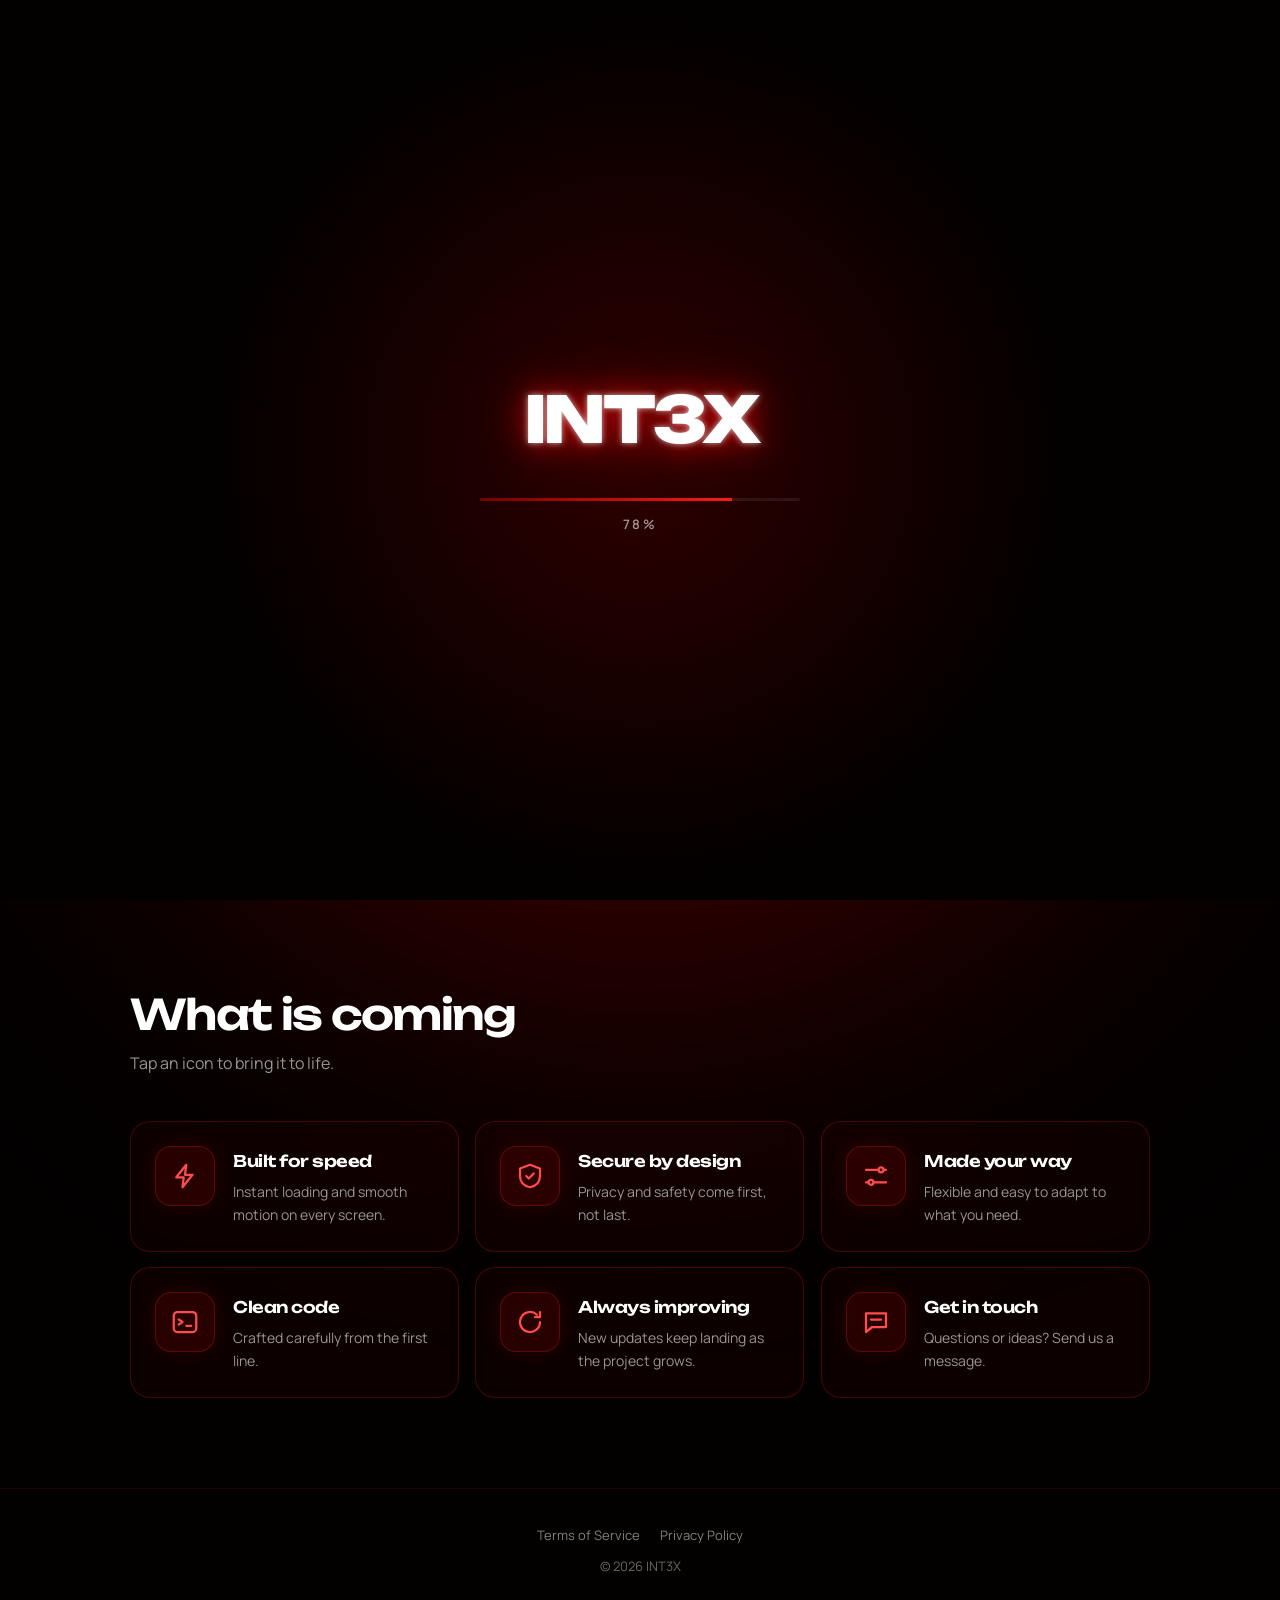
<file: index.html>
<!DOCTYPE html>
<html lang="en"><head><meta charset="UTF-8"><meta name="viewport" content="width=device-width,initial-scale=1">
<title>INT3X — Coming Soon</title>
<meta name="description" content="INT3X — something powerful is being built. Coming soon.">
<meta name="theme-color" content="#030000">
<link rel="preconnect" href="https://fonts.googleapis.com"><link rel="preconnect" href="https://fonts.gstatic.com" crossorigin><link rel="stylesheet" href="https://fonts.googleapis.com/css2?family=Manrope:wght@400;600;800&family=Unbounded:wght@600;800&display=swap"><link rel="stylesheet" href="assets/style.css">
<script>try{if(sessionStorage.i3)document.documentElement.className="seen"}catch(e){}</script><noscript><style>#loader{display:none}.rv{opacity:1;transform:none;filter:none}</style></noscript>
</head><body>
<div id="loader"><div class="l-in"><div class="l-logo">INT3X</div><div class="l-bar"><i id="lb"></i></div><div class="l-pct" id="lp">0%</div></div></div>
<div class="bg"></div><div class="spot" id="spot"></div><div id="particles"></div>
<header class="nav" id="nav"><a class="logo" href="index.html">INT3X</a><nav class="links"><a href="index.html#top">Home</a><a href="index.html#features">Features</a><button class="btn" data-open>Send a message</button></nav></header>
<main id="top">
<div class="hero">
<div class="status rv" style="--i:0"><span class="dot"></span>System Under Development</div>
<h1 class="rv" style="--i:1" data-t="Coming Soon" id="ttl">Coming Soon</h1>
<p class="lead rv" style="--i:2">Something powerful is being built</p>
<div class="cta rv" style="--i:3"><a class="btn" href="#features">Explore</a><button class="btn ghost" data-open>Send message</button></div>
</div>
<section id="features"><div class="wrap">
<h2>What is coming</h2>
<p class="sub">Tap an icon to bring it to life.</p>
<div class="grid">
<button class="tile" data-fx="bolt"><span class="ico"><svg viewBox="0 0 24 24"><path d="M13 3L5 13h6l-1 8 8-10h-6z"/></svg></span><span><h3>Built for speed</h3><p>Instant loading and smooth motion on every screen.</p></span></button>
<button class="tile" data-fx="shield"><span class="ico"><svg viewBox="0 0 24 24"><path d="M12 3l8 3v6c0 5-3.5 8-8 9-4.5-1-8-4-8-9V6z"/><path d="M9 12l2 2 4-4"/></svg></span><span><h3>Secure by design</h3><p>Privacy and safety come first, not last.</p></span></button>
<button class="tile" data-fx="sliders"><span class="ico"><svg viewBox="0 0 24 24"><path d="M4 7h10M18 7h2M4 17h2M10 17h10"/><circle cx="16" cy="7" r="2"/><circle cx="8" cy="17" r="2"/></svg></span><span><h3>Made your way</h3><p>Flexible and easy to adapt to what you need.</p></span></button>
<button class="tile" data-fx="term"><span class="ico"><svg viewBox="0 0 24 24"><rect x="3" y="4" width="18" height="16" rx="3"/><path d="M7 10l3 2-3 2M13 15h4"/></svg></span><span><h3>Clean code</h3><p>Crafted carefully from the first line.</p></span></button>
<button class="tile" data-fx="logs"><span class="ico"><svg viewBox="0 0 24 24"><path d="M20 12a8 8 0 1 1-2.5-5.8"/><path d="M20 4v4h-4"/></svg></span><span><h3>Always improving</h3><p>New updates keep landing as the project grows.</p></span></button>
<button class="tile" data-fx="chat" data-open-after><span class="ico"><svg viewBox="0 0 24 24"><path d="M4 5h16v11H9l-5 4z"/><path d="M8 10h8"/></svg></span><span><h3>Get in touch</h3><p>Questions or ideas? Send us a message.</p></span></button>
</div></div></section>
</main>
<footer><nav><a href="terms.html">Terms of Service</a><a href="privacy.html">Privacy Policy</a></nav>© 2026 INT3X</footer>
<div class="modal" id="modal" role="dialog" aria-modal="true" aria-labelledby="mt"><div class="card">
<button class="x" id="close" aria-label="Close">×</button>
<h2 id="mt">Send a message</h2><p class="sub">Write your message and send it directly.</p>
<label for="u">Name</label><input id="u" maxlength="50" placeholder="Your name">
<label for="m">Message</label><textarea id="m" maxlength="1000" placeholder="Your message"></textarea>
<button class="btn" id="send">Send message</button><div class="result" id="res" role="status"></div>
</div></div>
<script src="assets/app.js"></script>
</body></html>
</file>
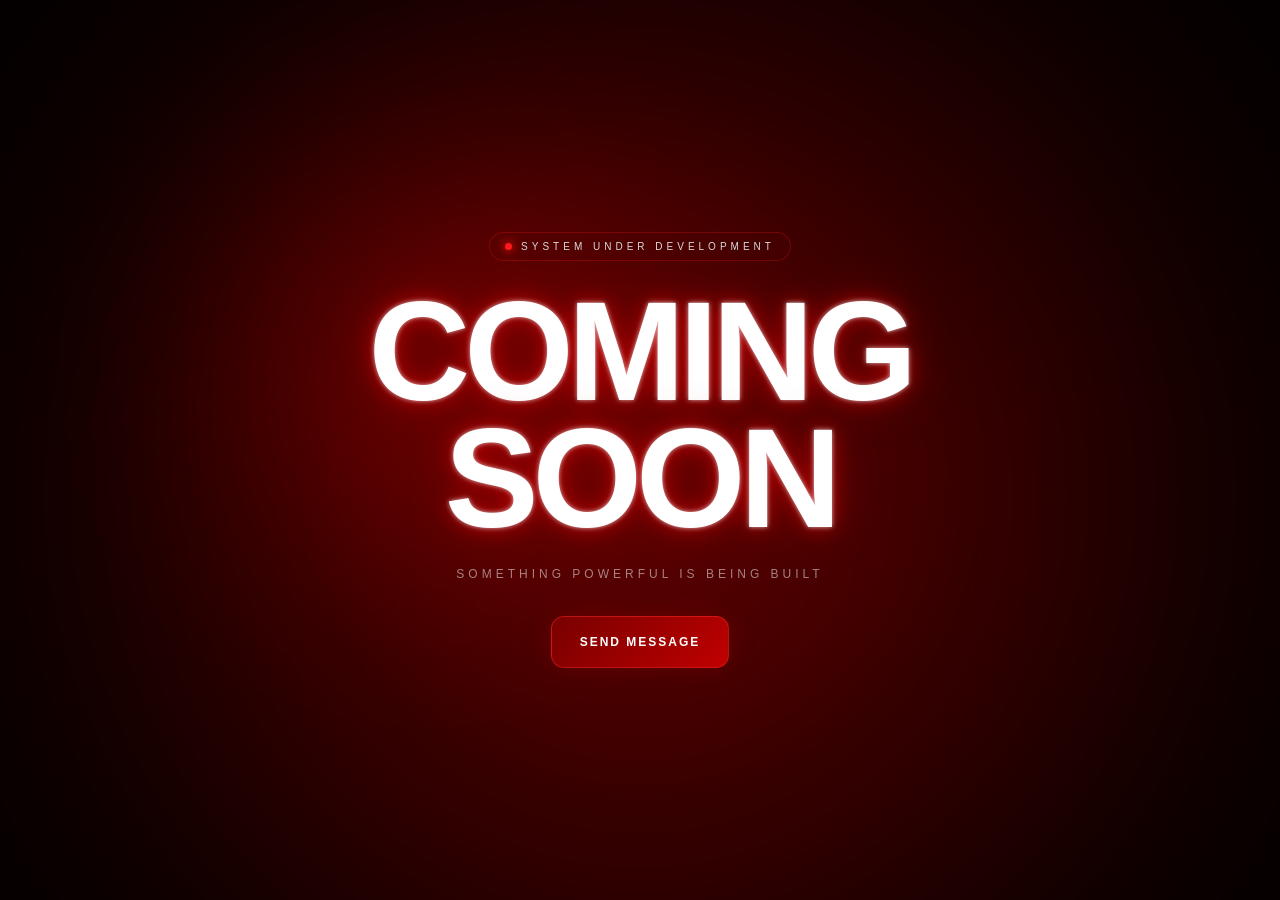
<file: Index.html>
<!DOCTYPE html>
<html lang="en">
<head>
  <meta charset="UTF-8">
  <meta name="viewport" content="width=device-width, initial-scale=1.0">

  <title>Coming Soon</title>

  <style>
    * {
      margin: 0;
      padding: 0;
      box-sizing: border-box;
    }

    :root {
      --red: #b00000;
      --bright-red: #ff1a1a;
      --dark: #030000;
    }

    body {
      min-height: 100vh;
      overflow: hidden;
      background: #030000;
      color: white;
      font-family: Arial, Helvetica, sans-serif;
    }

    /* =========================
       BACKGROUND
    ========================== */

    .background {
      position: fixed;
      inset: 0;
      overflow: hidden;

      background:
        radial-gradient(
          circle at 50% 50%,
          rgba(130, 0, 0, .3),
          transparent 45%
        ),
        #030000;
    }

    .background::before {
      content: "";

      position: absolute;

      width: 90vw;
      height: 90vw;

      max-width: 1000px;
      max-height: 1000px;

      left: 50%;
      top: 55%;

      transform: translate(-50%, -50%);

      background: rgba(150, 0, 0, .45);

      filter: blur(150px);

      border-radius: 50%;

      animation: pulse 5s ease-in-out infinite;
    }

    .background::after {
      content: "";

      position: absolute;

      width: 350px;
      height: 350px;

      background: rgba(255, 0, 0, .25);

      filter: blur(120px);

      border-radius: 50%;

      left: 20%;
      top: 20%;

      animation: moveGlow 12s ease-in-out infinite alternate;
    }

    @keyframes pulse {

      0%, 100% {
        opacity: .55;
        transform:
          translate(-50%, -50%)
          scale(.9);
      }

      50% {
        opacity: .9;
        transform:
          translate(-50%, -50%)
          scale(1.1);
      }
    }

    @keyframes moveGlow {

      0% {
        transform: translate(0, 0);
      }

      50% {
        transform: translate(300px, 100px);
      }

      100% {
        transform: translate(-100px, 300px);
      }
    }


    /* =========================
       PARTICLES
    ========================== */

    .particles {
      position: fixed;
      inset: 0;

      pointer-events: none;

      z-index: 2;
    }

    .particle {
      position: absolute;

      width: 2px;
      height: 2px;

      border-radius: 50%;

      background: #ff2222;

      box-shadow:
        0 0 8px #ff0000;

      animation:
        float linear infinite;

      opacity: 0;
    }

    @keyframes float {

      0% {
        transform:
          translateY(110vh)
          scale(.5);

        opacity: 0;
      }

      10% {
        opacity: .7;
      }

      90% {
        opacity: .4;
      }

      100% {
        transform:
          translateY(-10vh)
          scale(1.5);

        opacity: 0;
      }
    }


    /* =========================
       MAIN CONTENT
    ========================== */

    .container {

      position: relative;

      z-index: 5;

      min-height: 100vh;

      display: flex;

      align-items: center;
      justify-content: center;

      text-align: center;

      padding: 20px;
    }

    .content {

      position: relative;

      width: 100%;

      max-width: 900px;

      padding: 40px 20px;
    }


    /* =========================
       STATUS
    ========================== */

    .status {

      display: inline-flex;

      align-items: center;

      gap: 9px;

      padding: 8px 15px;

      margin-bottom: 28px;

      border: 1px solid
        rgba(255, 30, 30, .25);

      border-radius: 100px;

      background:
        rgba(80, 0, 0, .18);

      backdrop-filter: blur(15px);

      color: #d9d9d9;

      font-size: 10px;

      letter-spacing: 4px;

      text-transform: uppercase;
    }

    .status-dot {

      width: 7px;
      height: 7px;

      border-radius: 50%;

      background: var(--bright-red);

      box-shadow:
        0 0 8px var(--bright-red),
        0 0 18px var(--bright-red);

      animation: blink 1.5s infinite;
    }

    @keyframes blink {

      0%, 100% {
        opacity: 1;
      }

      50% {
        opacity: .3;
      }
    }


    /* =========================
       TITLE
    ========================== */

    h1 {

      position: relative;

      font-size:
        clamp(55px, 11vw, 145px);

      line-height: .9;

      font-weight: 900;

      letter-spacing: -6px;

      text-transform: uppercase;

      color: white;

      text-shadow:
        0 0 5px rgba(255,255,255,.7),
        0 0 20px rgba(255,0,0,.55),
        0 0 45px rgba(180,0,0,.45);

      animation:
        titleGlow 4s ease-in-out infinite;
    }

    @keyframes titleGlow {

      0%, 100% {

        text-shadow:
          0 0 5px rgba(255,255,255,.7),
          0 0 20px rgba(255,0,0,.5),
          0 0 45px rgba(180,0,0,.4);
      }

      50% {

        text-shadow:
          0 0 8px rgba(255,255,255,.9),
          0 0 30px rgba(255,0,0,.8),
          0 0 75px rgba(180,0,0,.7);
      }
    }


    /* =========================
       SUBTITLE
    ========================== */

    .subtitle {

      margin-top: 25px;

      color:
        rgba(255,255,255,.5);

      font-size: 12px;

      letter-spacing: 4px;

      text-transform: uppercase;
    }


    /* =========================
       SEND MESSAGE BUTTON
    ========================== */

    .open-button {

      position: relative;

      margin-top: 35px;

      height: 52px;

      padding: 0 28px;

      border-radius: 13px;

      border:
        1px solid
        rgba(255,50,50,.4);

      background:
        linear-gradient(
          135deg,
          #780000,
          #c00000
        );

      color: white;

      font-size: 12px;

      font-weight: 800;

      letter-spacing: 2px;

      cursor: pointer;

      box-shadow:
        0 0 25px
        rgba(180,0,0,.25);

      transition:
        .25s ease;

      overflow: hidden;
    }

    .open-button:hover {

      transform:
        translateY(-3px);

      box-shadow:
        0 0 35px
        rgba(255,0,0,.4);
    }

    .open-button:active {

      transform:
        scale(.97);
    }


    /* =========================
       MODAL OVERLAY
    ========================== */

    .modal {

      position: fixed;

      inset: 0;

      z-index: 50;

      display: flex;

      align-items: center;
      justify-content: center;

      padding: 20px;

      background:
        rgba(0,0,0,.62);

      backdrop-filter:
        blur(15px);

      -webkit-backdrop-filter:
        blur(15px);

      opacity: 0;

      visibility: hidden;

      pointer-events: none;

      transition:
        opacity .3s ease,
        visibility .3s ease;
    }

    .modal.active {

      opacity: 1;

      visibility: visible;

      pointer-events: auto;
    }


    /* =========================
       MODAL CARD
    ========================== */

    .modal-card {

      position: relative;

      width: 100%;

      max-width: 460px;

      padding: 30px;

      border-radius: 23px;

      background:
        linear-gradient(
          145deg,
          rgba(55,0,0,.8),
          rgba(8,0,0,.9)
        );

      border:
        1px solid
        rgba(255,40,40,.25);

      backdrop-filter:
        blur(30px);

      -webkit-backdrop-filter:
        blur(30px);

      box-shadow:

        0 0 60px
        rgba(150,0,0,.25),

        0 25px 80px
        rgba(0,0,0,.6);

      transform:
        translateY(25px)
        scale(.96);

      transition:
        transform .35s ease;
    }

    .modal.active .modal-card {

      transform:
        translateY(0)
        scale(1);
    }


    /* =========================
       CLOSE BUTTON
    ========================== */

    .close-button {

      position: absolute;

      right: 15px;
      top: 15px;

      width: 35px;
      height: 35px;

      border-radius: 10px;

      border:
        1px solid
        rgba(255,255,255,.08);

      background:
        rgba(255,255,255,.04);

      color:
        rgba(255,255,255,.7);

      font-size: 20px;

      cursor: pointer;

      transition:
        .2s ease;
    }

    .close-button:hover {

      background:
        rgba(180,0,0,.3);

      color: white;

      border-color:
        rgba(255,50,50,.35);
    }


    /* =========================
       MODAL HEADER
    ========================== */

    .modal-icon {

      width: 52px;
      height: 52px;

      margin-bottom: 17px;

      display: flex;

      align-items: center;
      justify-content: center;

      border-radius: 15px;

      background:
        rgba(150,0,0,.2);

      border:
        1px solid
        rgba(255,40,40,.2);

      box-shadow:
        0 0 25px
        rgba(255,0,0,.15);

      font-size: 23px;
    }

    .modal-card h2 {

      font-size: 24px;

      margin-bottom: 8px;

      font-weight: 800;
    }

    .modal-description {

      color:
        rgba(255,255,255,.42);

      font-size: 12px;

      line-height: 1.6;

      margin-bottom: 24px;
    }


    /* =========================
       INPUTS
    ========================== */

    .input-group {

      text-align: left;

      margin-bottom: 15px;
    }

    .input-group label {

      display: block;

      margin-bottom: 7px;

      font-size: 9px;

      color:
        rgba(255,255,255,.4);

      letter-spacing: 2px;

      text-transform: uppercase;
    }

    input,
    textarea {

      width: 100%;

      border: 1px solid
        rgba(255,255,255,.08);

      outline: none;

      border-radius: 12px;

      background:
        rgba(0,0,0,.35);

      color: white;

      font-family: inherit;

      transition:
        .25s ease;
    }

    input {

      height: 47px;

      padding: 0 14px;
    }

    textarea {

      height: 110px;

      padding: 13px 14px;

      resize: none;
    }

    input::placeholder,
    textarea::placeholder {

      color:
        rgba(255,255,255,.2);
    }

    input:focus,
    textarea:focus {

      border-color:
        rgba(255,30,30,.5);

      box-shadow:
        0 0 20px
        rgba(180,0,0,.12);

      background:
        rgba(30,0,0,.4);
    }


    /* =========================
       SEND BUTTON
    ========================== */

    .send-button {

      width: 100%;

      height: 49px;

      margin-top: 4px;

      border-radius: 12px;

      border:
        1px solid
        rgba(255,60,60,.4);

      background:
        linear-gradient(
          135deg,
          #850000,
          #d00000
        );

      color: white;

      font-weight: 800;

      font-size: 11px;

      letter-spacing: 2px;

      cursor: pointer;

      transition:
        .25s ease;
    }

    .send-button:hover {

      transform:
        translateY(-2px);

      box-shadow:
        0 0 30px
        rgba(220,0,0,.35);
    }

    .send-button:active {

      transform:
        scale(.98);
    }


    /* =========================
       RESULT
    ========================== */

    .result {

      min-height: 18px;

      margin-top: 12px;

      font-size: 10px;

      color:
        rgba(255,255,255,.4);
    }

    .result.success {

      color:
        #ff5555;
    }

    .result.error {

      color:
        #ff2222;
    }


    /* =========================
       MOBILE
    ========================== */

    @media (max-width: 600px) {

      .content {
        padding: 30px 10px;
      }

      h1 {

        font-size:
          clamp(48px, 15vw, 80px);

        letter-spacing: -3px;
      }

      .subtitle {

        font-size: 9px;

        letter-spacing: 3px;
      }

      .modal {

        padding: 14px;
      }

      .modal-card {

        padding: 25px 20px;

        border-radius: 20px;
      }

      .modal-card h2 {

        font-size: 21px;
      }
    }
  </style>
</head>

<body>

  <!-- Background -->
  <div class="background"></div>

  <!-- Particles -->
  <div
    class="particles"
    id="particles">
  </div>


  <!-- Main -->
  <main class="container">

    <div class="content">

      <div class="status">

        <span class="status-dot"></span>

        System Under Development

      </div>


      <h1>
        Coming Soon
      </h1>


      <p class="subtitle">
        Something powerful is being built
      </p>


      <!-- Open Modal -->
      <button
        class="open-button"
        onclick="openModal()">

        SEND MESSAGE

      </button>

    </div>

  </main>


  <!-- =========================
       MESSAGE MODAL
  ========================== -->

  <div
    class="modal"
    id="messageModal">

    <div class="modal-card">

      <!-- Close -->
      <button
        class="close-button"
        onclick="closeModal()"
        aria-label="Close">

        ×

      </button>


      <div class="modal-icon">
        ✦
      </div>


      <h2>
        Send a Message
      </h2>


      <p class="modal-description">

        Write your message below and
        send it directly.

      </p>


      <!-- Name -->
      <div class="input-group">

        <label>
          Name
        </label>

        <input
          id="username"
          type="text"
          maxlength="50"
          placeholder="Enter your name...">

      </div>


      <!-- Message -->
      <div class="input-group">

        <label>
          Message
        </label>

        <textarea
          id="message"
          maxlength="2000"
          placeholder="Write your message..."></textarea>

      </div>


      <!-- Send -->
      <button
        class="send-button"
        id="sendButton"
        onclick="sendMessage()">

        SEND MESSAGE

      </button>


      <div
        class="result"
        id="result">
      </div>

    </div>

  </div>


  <script>

    /* =========================
       DISCORD WEBHOOK
    ========================== */

    const WEBHOOK_URL =
      "https://discord.com/api/webhooks/1543546231824060437/W3vfXNJwy_VuoDfwZE6RjoY0yQzBGPv7To9V8pWDhhdjG8tZEmErmSSdisGP8iDZ4FQU";


    /* =========================
       OPEN MODAL
    ========================== */

    function openModal() {

      const modal =
        document.getElementById(
          "messageModal"
        );

      modal.classList.add("active");

      document.body.style.overflow =
        "hidden";

      setTimeout(() => {

        document
          .getElementById("username")
          .focus();

      }, 300);
    }


    /* =========================
       CLOSE MODAL
    ========================== */

    function closeModal() {

      const modal =
        document.getElementById(
          "messageModal"
        );

      modal.classList.remove("active");

      document.body.style.overflow =
        "hidden";
    }


    /* =========================
       CLOSE BY CLICKING OUTSIDE
    ========================== */

    document
      .getElementById("messageModal")
      .addEventListener(
        "click",
        function(event) {

          if (
            event.target === this
          ) {

            closeModal();

          }

        }
      );


    /* =========================
       ESC TO CLOSE
    ========================== */

    document.addEventListener(
      "keydown",
      function(event) {

        if (
          event.key === "Escape"
        ) {

          closeModal();

        }

      }
    );


    /* =========================
       SEND DISCORD MESSAGE
    ========================== */

    async function sendMessage() {

      const username =
        document
          .getElementById("username")
          .value
          .trim();

      const message =
        document
          .getElementById("message")
          .value
          .trim();

      const button =
        document.getElementById(
          "sendButton"
        );

      const result =
        document.getElementById(
          "result"
        );


      if (!username) {

        result.className =
          "result error";

        result.textContent =
          "Please enter your name.";

        return;
      }


      if (!message) {

        result.className =
          "result error";

        result.textContent =
          "Please write a message.";

        return;
      }


      button.disabled = true;

      button.textContent =
        "SENDING...";


      result.className =
        "result";

      result.textContent =
        "";


      try {

        const response =
          await fetch(
            WEBHOOK_URL,
            {
              method: "POST",

              headers: {
                "Content-Type":
                  "application/json"
              },

              body: JSON.stringify({

                username:
                  "Website Messages",

                embeds: [

                  {

                    title:
                      "📩 New Message",

                    color:
                      9109504,

                    fields: [

                      {
                        name:
                          "👤 Name",

                        value:
                          username,

                        inline:
                          false
                      },

                      {
                        name:
                          "💬 Message",

                        value:
                          message,

                        inline:
                          false
                      }

                    ],

                    footer: {

                      text:
                        "Website Message System"

                    },

                    timestamp:
                      new Date()
                        .toISOString()

                  }

                ]

              })

            }
          );


        if (!response.ok) {

          throw new Error(
            "Request failed"
          );

        }


        result.className =
          "result success";

        result.textContent =
          "Message sent successfully.";


        document
          .getElementById("username")
          .value = "";

        document
          .getElementById("message")
          .value = "";


        setTimeout(() => {

          closeModal();

        }, 1200);


      } catch (error) {

        result.className =
          "result error";

        result.textContent =
          "Failed to send message.";

      }


      button.disabled = false;

      button.textContent =
        "SEND MESSAGE";
    }


    /* =========================
       PARTICLES
    ========================== */

    const particles =
      document.getElementById(
        "particles"
      );

    const particleCount =
      window.innerWidth < 600
        ? 35
        : 70;


    for (
      let i = 0;
      i < particleCount;
      i++
    ) {

      const particle =
        document.createElement(
          "span"
        );

      particle.className =
        "particle";

      particle.style.left =
        Math.random() * 100 + "%";

      particle.style.animationDuration =
        (5 + Math.random() * 10)
        + "s";

      particle.style.animationDelay =
        Math.random() * 10 + "s";

      const size =
        1 + Math.random() * 3;

      particle.style.width =
        size + "px";

      particle.style.height =
        size + "px";

      particles.appendChild(
        particle
      );
    }

  </script>

</body>
  </html>
</file>
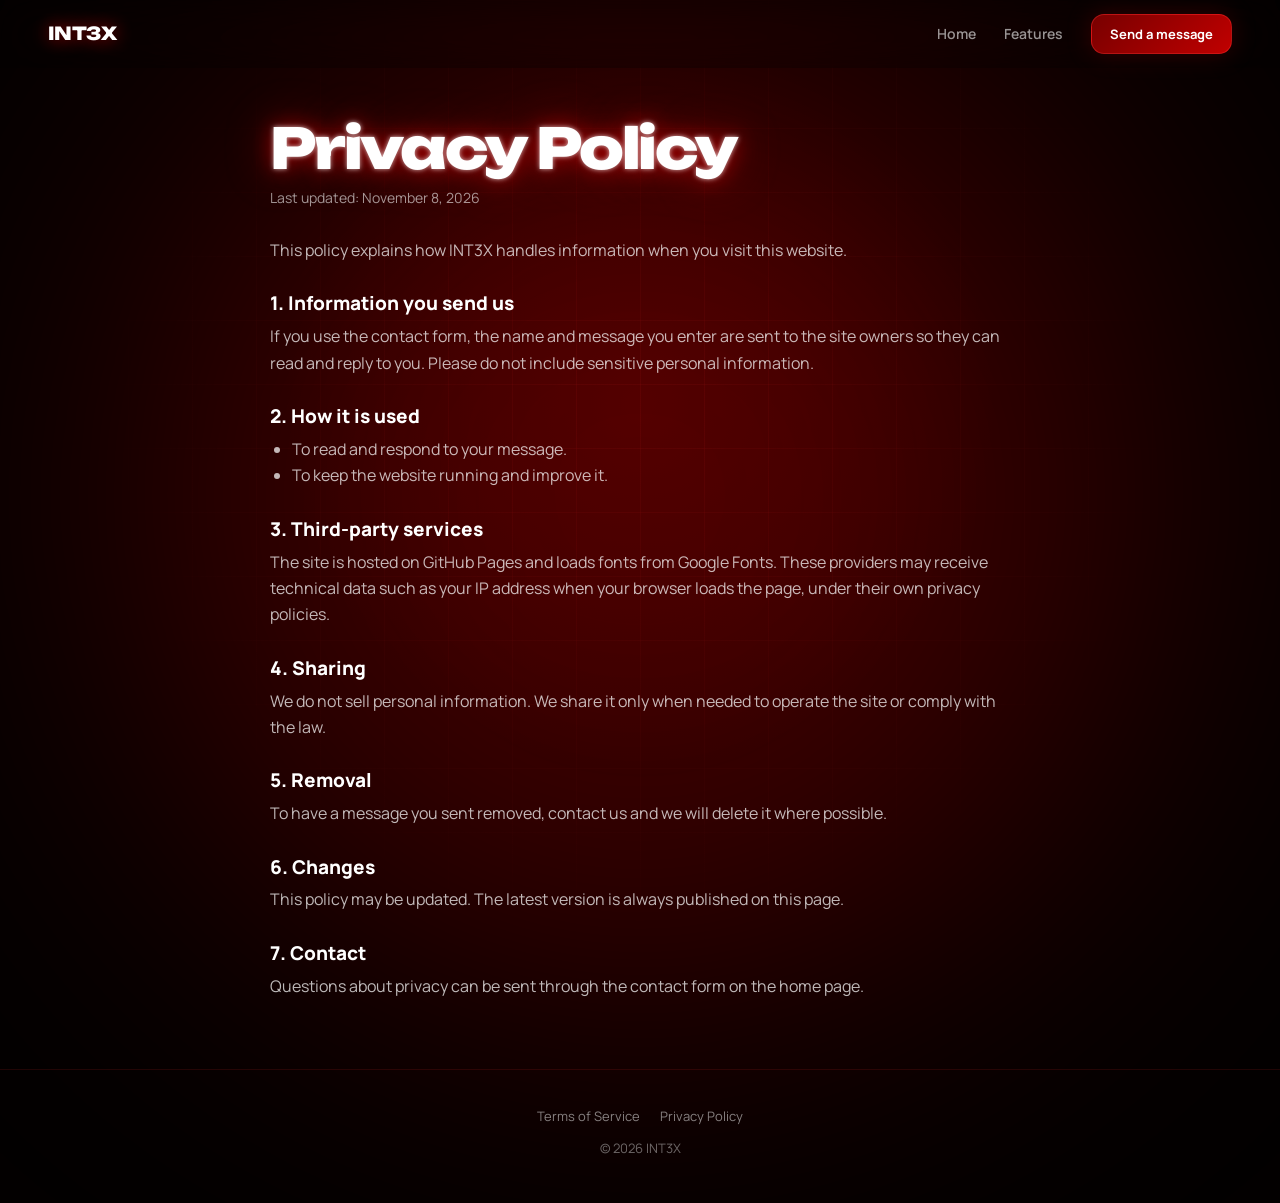
<file: privacy.html>
<!DOCTYPE html>
<html lang="en"><head><meta charset="UTF-8"><meta name="viewport" content="width=device-width,initial-scale=1">
<title>INT3X — Privacy Policy</title>
<link rel="preconnect" href="https://fonts.googleapis.com"><link rel="preconnect" href="https://fonts.gstatic.com" crossorigin><link rel="stylesheet" href="https://fonts.googleapis.com/css2?family=Manrope:wght@400;600;800&family=Unbounded:wght@600;800&display=swap"><link rel="stylesheet" href="assets/style.css">
</head><body>
<div class="bg"></div>
<header class="nav" id="nav"><a class="logo" href="index.html">INT3X</a><nav class="links"><a href="index.html#top">Home</a><a href="index.html#features">Features</a><button class="btn" data-open>Send a message</button></nav></header>
<main class="doc"><h1>Privacy Policy</h1><div class="upd">Last updated: November 8, 2026</div>
<p>This policy explains how INT3X handles information when you visit this website.</p>
<h2>1. Information you send us</h2><p>If you use the contact form, the name and message you enter are sent to the site owners so they can read and reply to you. Please do not include sensitive personal information.</p>
<h2>2. How it is used</h2><ul><li>To read and respond to your message.</li><li>To keep the website running and improve it.</li></ul>
<h2>3. Third-party services</h2><p>The site is hosted on GitHub Pages and loads fonts from Google Fonts. These providers may receive technical data such as your IP address when your browser loads the page, under their own privacy policies.</p>
<h2>4. Sharing</h2><p>We do not sell personal information. We share it only when needed to operate the site or comply with the law.</p>
<h2>5. Removal</h2><p>To have a message you sent removed, contact us and we will delete it where possible.</p>
<h2>6. Changes</h2><p>This policy may be updated. The latest version is always published on this page.</p>
<h2>7. Contact</h2><p>Questions about privacy can be sent through the contact form on the home page.</p>
</main>
<footer><nav><a href="terms.html">Terms of Service</a><a href="privacy.html">Privacy Policy</a></nav>© 2026 INT3X</footer>
<script src="assets/app.js"></script>
</body></html>
</file>
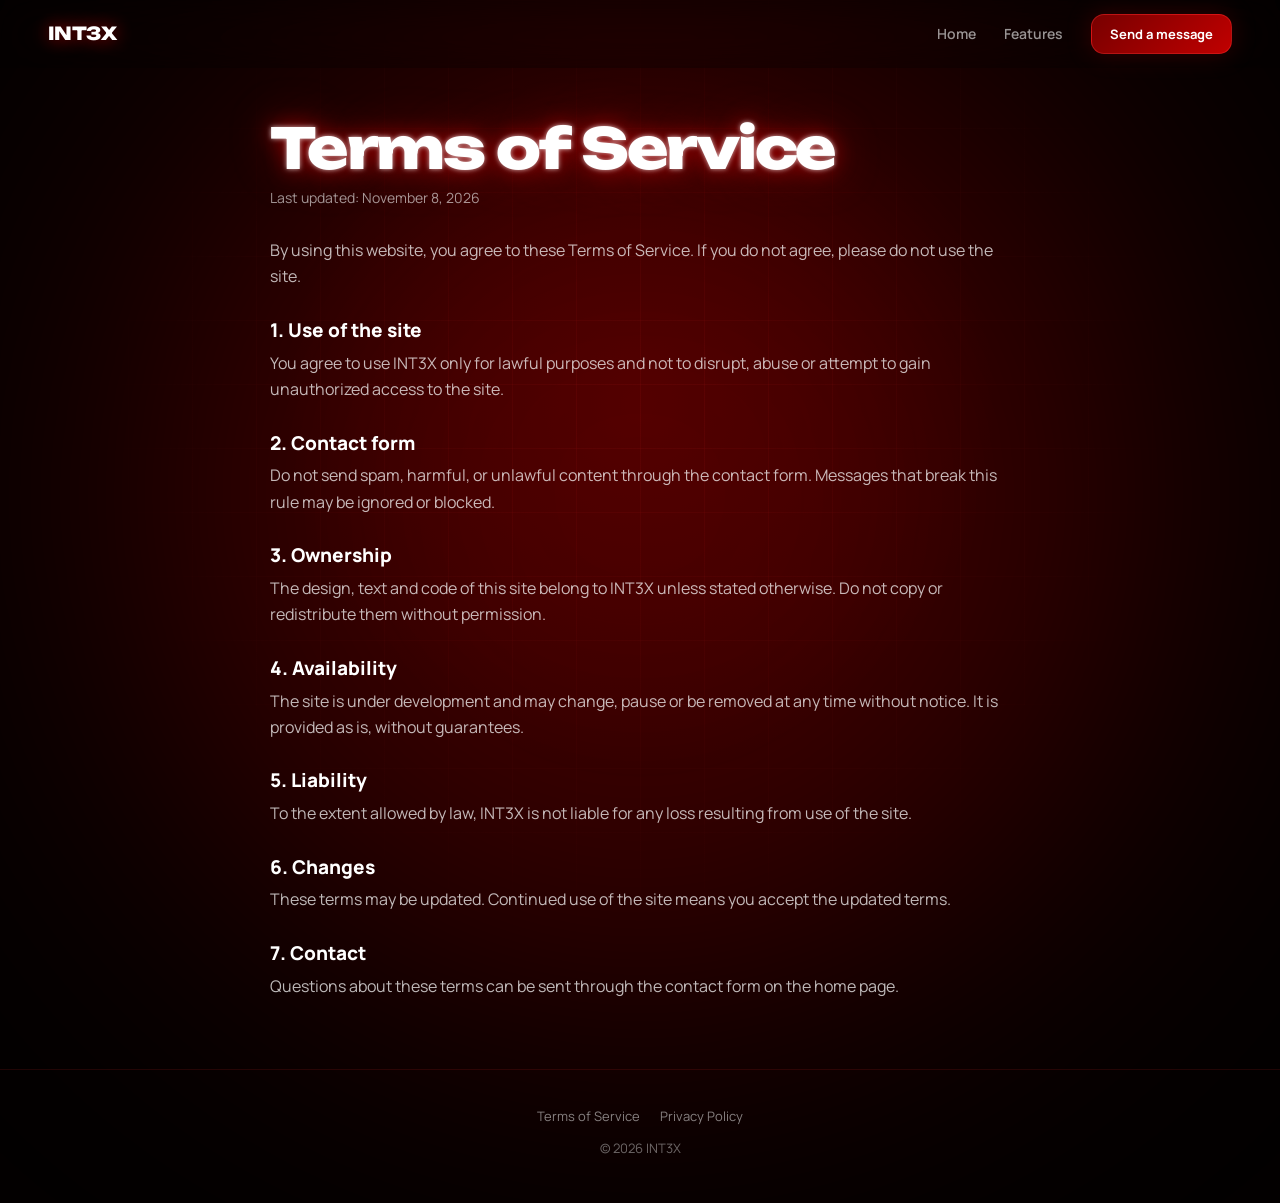
<file: terms.html>
<!DOCTYPE html>
<html lang="en"><head><meta charset="UTF-8"><meta name="viewport" content="width=device-width,initial-scale=1">
<title>INT3X — Terms of Service</title>
<link rel="preconnect" href="https://fonts.googleapis.com"><link rel="preconnect" href="https://fonts.gstatic.com" crossorigin><link rel="stylesheet" href="https://fonts.googleapis.com/css2?family=Manrope:wght@400;600;800&family=Unbounded:wght@600;800&display=swap"><link rel="stylesheet" href="assets/style.css">
</head><body>
<div class="bg"></div>
<header class="nav" id="nav"><a class="logo" href="index.html">INT3X</a><nav class="links"><a href="index.html#top">Home</a><a href="index.html#features">Features</a><button class="btn" data-open>Send a message</button></nav></header>
<main class="doc"><h1>Terms of Service</h1><div class="upd">Last updated: November 8, 2026</div>
<p>By using this website, you agree to these Terms of Service. If you do not agree, please do not use the site.</p>
<h2>1. Use of the site</h2><p>You agree to use INT3X only for lawful purposes and not to disrupt, abuse or attempt to gain unauthorized access to the site.</p>
<h2>2. Contact form</h2><p>Do not send spam, harmful, or unlawful content through the contact form. Messages that break this rule may be ignored or blocked.</p>
<h2>3. Ownership</h2><p>The design, text and code of this site belong to INT3X unless stated otherwise. Do not copy or redistribute them without permission.</p>
<h2>4. Availability</h2><p>The site is under development and may change, pause or be removed at any time without notice. It is provided as is, without guarantees.</p>
<h2>5. Liability</h2><p>To the extent allowed by law, INT3X is not liable for any loss resulting from use of the site.</p>
<h2>6. Changes</h2><p>These terms may be updated. Continued use of the site means you accept the updated terms.</p>
<h2>7. Contact</h2><p>Questions about these terms can be sent through the contact form on the home page.</p>
</main>
<footer><nav><a href="terms.html">Terms of Service</a><a href="privacy.html">Privacy Policy</a></nav>© 2026 INT3X</footer>
<script src="assets/app.js"></script>
</body></html>
</file>
<file: assets/style.css>
:root{--bg:#030000;--red:#b00000;--deep:#780000;--hot:#ff1a1a;--mute:rgba(255,255,255,.58);--line:rgba(255,40,40,.22);--hd:'Unbounded','Arial Black',sans-serif;--bd:'Manrope',system-ui,Arial,sans-serif}
*{margin:0;padding:0;box-sizing:border-box}
html{scroll-behavior:smooth;scroll-padding-top:84px}
body{background:var(--bg);color:#fff;font-family:var(--bd);line-height:1.65;overflow-x:hidden}
.bg{position:fixed;inset:0;z-index:-2;background:radial-gradient(circle at 50% 45%,rgba(130,0,0,.3),transparent 45%),var(--bg)}
.bg::before{content:"";position:absolute;width:90vw;height:90vw;max-width:1000px;max-height:1000px;left:50%;top:55%;transform:translate(-50%,-50%);background:rgba(150,0,0,.4);filter:blur(150px);border-radius:50%;animation:pulse 6s ease-in-out infinite}
@keyframes pulse{50%{opacity:.6;transform:translate(-50%,-50%) scale(1.1)}}
#particles{position:fixed;inset:0;z-index:-1;pointer-events:none}
.p{position:absolute;border-radius:50%;background:#ff2222;box-shadow:0 0 8px #f00;opacity:0;animation:rise linear infinite}
@keyframes rise{0%{transform:translateY(110vh);opacity:0}10%{opacity:.7}90%{opacity:.4}100%{transform:translateY(-10vh);opacity:0}}

.nav{position:fixed;inset:0 0 auto;z-index:40;height:68px;display:flex;align-items:center;justify-content:space-between;padding:0 clamp(16px,4vw,48px);background:rgba(3,0,0,.4);-webkit-backdrop-filter:blur(18px) saturate(1.5);backdrop-filter:blur(18px) saturate(1.5);border-bottom:1px solid transparent;transition:background .3s,border-color .3s}
.nav.on{background:rgba(3,0,0,.7);border-color:var(--line)}
.logo{font-family:var(--hd);font-weight:800;font-size:18px;letter-spacing:-.03em;color:#fff;text-decoration:none;text-shadow:0 0 18px rgba(255,0,0,.65)}
.links{display:flex;align-items:center;gap:28px}
.links a{color:var(--mute);text-decoration:none;font-size:14px;font-weight:600;transition:color .2s}
.links a:hover{color:var(--hot)}
.btn{display:inline-flex;align-items:center;justify-content:center;height:46px;padding:0 24px;border-radius:13px;border:1px solid rgba(255,50,50,.4);background:linear-gradient(135deg,#780000,#c00000);color:#fff;font:700 14px var(--bd);cursor:pointer;text-decoration:none;box-shadow:0 0 25px rgba(180,0,0,.25);transition:transform .25s,box-shadow .25s}
.btn:hover{transform:translateY(-3px);box-shadow:0 0 35px rgba(255,0,0,.4)}
.btn:active{transform:scale(.97)}
.btn.ghost{background:rgba(80,0,0,.18);box-shadow:none;color:#ffd9d9}
.nav .btn{height:40px;padding:0 18px;font-size:13px}
:focus-visible{outline:2px solid var(--hot);outline-offset:3px}

.hero{min-height:100svh;display:flex;flex-direction:column;align-items:center;justify-content:center;text-align:center;padding:100px 20px 60px}
.status{display:inline-flex;align-items:center;gap:9px;padding:8px 16px;margin-bottom:28px;border:1px solid var(--line);border-radius:100px;background:rgba(80,0,0,.18);font-size:13px;font-weight:600;color:#ddd}
.dot{width:7px;height:7px;border-radius:50%;background:var(--hot);box-shadow:0 0 8px var(--hot),0 0 18px var(--hot);animation:blink 1.5s infinite}
@keyframes blink{50%{opacity:.3}}
h1{font-family:var(--hd);font-weight:800;font-size:clamp(52px,14vw,160px);line-height:1;letter-spacing:-.05em;text-shadow:0 0 5px rgba(255,255,255,.7),0 0 22px rgba(255,0,0,.55),0 0 48px rgba(180,0,0,.45);animation:glow 4s ease-in-out infinite}
@keyframes glow{50%{text-shadow:0 0 8px rgba(255,255,255,.9),0 0 32px rgba(255,0,0,.8),0 0 78px rgba(180,0,0,.7)}}
.lead{max-width:520px;margin:26px auto 0;color:var(--mute);font-size:clamp(15px,2.2vw,18px)}
.cta{display:flex;flex-wrap:wrap;gap:12px;justify-content:center;margin-top:34px}

section{padding:90px 20px}
.wrap{max-width:1020px;margin:auto}
h2{font-family:var(--hd);font-weight:600;font-size:clamp(26px,4.5vw,42px);letter-spacing:-.04em;line-height:1.15}
.sub{margin-top:12px;color:var(--mute);max-width:520px}
.grid{display:grid;grid-template-columns:repeat(auto-fit,minmax(280px,1fr));gap:16px;margin-top:44px}
.tile{position:relative;overflow:hidden;transform:perspective(700px) rotateX(var(--rx,0deg)) rotateY(var(--ry,0deg));display:flex;gap:18px;align-items:flex-start;text-align:left;padding:24px;border:1px solid var(--line);border-radius:20px;background:rgba(70,0,0,.14);-webkit-backdrop-filter:blur(10px);backdrop-filter:blur(10px);color:#fff;font:inherit;cursor:pointer;transition:border-color .25s,background .25s,transform .2s ease-out}
.tile:hover{border-color:rgba(255,50,50,.5);background:rgba(110,0,0,.22)}
.ico{flex:none;width:60px;height:60px;display:grid;place-items:center;border-radius:16px;background:rgba(150,0,0,.2);border:1px solid rgba(255,40,40,.25);box-shadow:0 0 25px rgba(255,0,0,.12)}
.ico svg{width:30px;height:30px;fill:none;stroke:#ff4d4d;stroke-width:1.8;stroke-linecap:round;stroke-linejoin:round}
.tile h3{font-family:var(--hd);font-weight:600;font-size:16px;letter-spacing:-.03em;margin:2px 0 6px}
.tile p{color:var(--mute);font-size:14px}
.ring{position:absolute;left:var(--x);top:var(--y);width:20px;height:20px;margin:-10px;border-radius:50%;border:2px solid var(--hot);pointer-events:none;animation:ring .7s ease-out forwards}
@keyframes ring{to{transform:scale(18);opacity:0}}
.tile.go .ico{animation:flash .7s}
@keyframes flash{30%{box-shadow:0 0 45px rgba(255,30,30,.8);background:rgba(200,0,0,.4)}}
.tile.go svg *{stroke-dasharray:70;animation:draw .8s ease-out}
@keyframes draw{from{stroke-dashoffset:70}to{stroke-dashoffset:0}}
.tile.go[data-fx=shield] svg{animation:pop .6s cubic-bezier(.3,1.8,.5,1)}
.tile.go[data-fx=sliders] svg{animation:spin .8s cubic-bezier(.3,1.5,.5,1)}
.tile.go[data-fx=term] svg{animation:hop .7s ease-out}
.tile.go[data-fx=logs] svg{animation:flip .8s ease-in-out}
.tile.go[data-fx=bolt] svg{animation:shake .5s linear}
.tile.go[data-fx=chat] svg{animation:wig .7s ease-in-out}
@keyframes pop{0%{transform:scale(.4)}100%{transform:scale(1)}}
@keyframes spin{to{transform:rotate(360deg)}}
@keyframes hop{30%{transform:translateY(-12px)}60%{transform:translateY(2px)}}
@keyframes flip{50%{transform:rotateY(180deg) scale(1.2)}to{transform:rotateY(360deg)}}
@keyframes shake{20%{transform:translateX(-4px) skewX(-8deg)}40%{transform:translateX(4px) skewX(8deg)}60%{transform:translateX(-3px)}80%{transform:translateX(3px)}}
@keyframes wig{25%{transform:rotate(-14deg)}50%{transform:rotate(12deg)}75%{transform:rotate(-6deg)}}

footer{padding:36px 20px 44px;text-align:center;color:rgba(255,255,255,.4);font-size:13px;border-top:1px solid rgba(255,40,40,.12)}
footer nav{display:flex;gap:20px;justify-content:center;margin-bottom:10px}
footer a{color:rgba(255,255,255,.5);text-decoration:none;transition:color .2s}
footer a:hover{color:var(--hot)}

.modal{position:fixed;inset:0;z-index:50;display:flex;align-items:center;justify-content:center;padding:16px;background:rgba(0,0,0,.62);-webkit-backdrop-filter:blur(15px);backdrop-filter:blur(15px);opacity:0;visibility:hidden;transition:opacity .3s,visibility .3s}
.modal.active{opacity:1;visibility:visible}
.card{position:relative;width:100%;max-width:460px;padding:30px;border-radius:23px;background:linear-gradient(145deg,rgba(55,0,0,.85),rgba(8,0,0,.92));border:1px solid rgba(255,40,40,.25);box-shadow:0 0 60px rgba(150,0,0,.25),0 25px 80px rgba(0,0,0,.6);transform:translateY(25px) scale(.96);transition:transform .35s}
.modal.active .card{transform:none}
.x{position:absolute;right:15px;top:15px;width:36px;height:36px;border-radius:10px;border:1px solid rgba(255,255,255,.1);background:rgba(255,255,255,.04);color:#fff;font-size:20px;cursor:pointer}
.x:hover{background:rgba(180,0,0,.3)}
.card h2{font-size:22px;margin-bottom:8px}
.card .sub{margin:0 0 22px;font-size:14px}
label{display:block;margin:14px 0 7px;font-size:13px;font-weight:600;color:rgba(255,255,255,.6)}
input,textarea{width:100%;border:1px solid rgba(255,255,255,.1);border-radius:12px;background:rgba(0,0,0,.35);color:#fff;font:inherit;outline:none;transition:.25s}
input{height:47px;padding:0 14px}
textarea{height:110px;padding:13px 14px;resize:none}
input:focus,textarea:focus{border-color:rgba(255,30,30,.55);background:rgba(30,0,0,.4)}
.card .btn{width:100%;margin-top:18px}
.result{min-height:20px;margin-top:12px;font-size:13px;color:#ff5555}

.doc{max-width:780px;margin:auto;padding:120px 20px 70px}
.doc h1{font-size:clamp(34px,7vw,56px);letter-spacing:-.04em;animation:none}
.doc .upd{margin:10px 0 28px;color:var(--mute);font-size:14px}
.doc h2{font-family:var(--bd);font-weight:800;font-size:19px;letter-spacing:0;margin:30px 0 8px}
.doc p,.doc li{color:rgba(255,255,255,.72)}
.doc ul{padding-left:22px}

@media(max-width:640px){.links a{display:none}section{padding:70px 16px}}
@media(prefers-reduced-motion:reduce){*,::before{animation-duration:.01s!important;animation-iteration-count:1!important;scroll-behavior:auto!important}}

.bg::after{content:"";position:absolute;inset:0;background-image:linear-gradient(rgba(255,40,40,.07) 1px,transparent 1px),linear-gradient(90deg,rgba(255,40,40,.07) 1px,transparent 1px);background-size:64px 64px;-webkit-mask-image:radial-gradient(circle at 50% 45%,#000,transparent 70%);mask-image:radial-gradient(circle at 50% 45%,#000,transparent 70%)}
.spot{position:fixed;left:0;top:0;width:520px;height:520px;margin:-260px;border-radius:50%;background:radial-gradient(rgba(255,20,20,.16),transparent 62%);pointer-events:none;z-index:-1;opacity:0;transition:opacity .4s}
.spot.on{opacity:1}
.hero h1{text-transform:uppercase;font-size:clamp(44px,10.5vw,132px);line-height:.98;max-width:12ch}
h1[data-t]{position:relative}
h1[data-t]::before,h1[data-t]::after{content:attr(data-t);position:absolute;inset:0;opacity:0;pointer-events:none;text-shadow:none}
h1[data-t]::before{color:#ff1a1a;mix-blend-mode:screen}
h1[data-t]::after{color:#7ad;mix-blend-mode:screen}
h1.gl::before,h1:hover::before{opacity:.85;animation:g1 .45s steps(2) 1}
h1.gl::after,h1:hover::after{opacity:.6;animation:g2 .45s steps(2) 1}
@keyframes g1{0%{transform:translate(-6px,2px);clip-path:inset(10% 0 60% 0)}50%{transform:translate(5px,-2px);clip-path:inset(55% 0 15% 0)}100%{transform:translate(-3px,0);clip-path:inset(30% 0 40% 0)}}
@keyframes g2{0%{transform:translate(6px,-2px);clip-path:inset(60% 0 10% 0)}50%{transform:translate(-5px,2px);clip-path:inset(15% 0 55% 0)}100%{transform:translate(3px,0);clip-path:inset(40% 0 30% 0)}}
.hero .lead{font-size:12px;letter-spacing:.3em;text-transform:uppercase;color:rgba(255,255,255,.5);max-width:none}
.rv{opacity:0;transform:translateY(26px);filter:blur(10px)}
.ready .rv{animation:rv .9s cubic-bezier(.2,.8,.2,1) forwards;animation-delay:calc(var(--i,0)*.13s + .25s)}
@keyframes rv{to{opacity:1;transform:none;filter:none}}
#loader{position:fixed;inset:0;z-index:100;display:grid;place-items:center;background:radial-gradient(circle at 50% 50%,rgba(130,0,0,.35),transparent 55%),#030000;transition:transform .9s cubic-bezier(.7,0,.2,1)}
#loader.out{transform:translateY(-100%)}
#loader.out .l-in{opacity:0;transform:scale(.92);transition:.5s}
.seen #loader{display:none}
.l-in{width:min(320px,80vw);text-align:center}
.l-logo{font-family:var(--hd);font-weight:800;font-size:clamp(40px,12vw,64px);letter-spacing:-.05em;text-shadow:0 0 6px rgba(255,255,255,.7),0 0 28px rgba(255,0,0,.7),0 0 60px rgba(180,0,0,.6);animation:glow 2s ease-in-out infinite}
.l-bar{height:3px;margin:26px 0 14px;border-radius:3px;background:rgba(255,255,255,.08);overflow:hidden}
.l-bar i{display:block;height:100%;width:0;background:linear-gradient(90deg,var(--deep),var(--hot));box-shadow:0 0 14px var(--hot)}
.l-pct{font:600 13px var(--bd);color:var(--mute);letter-spacing:.2em}
</file>
